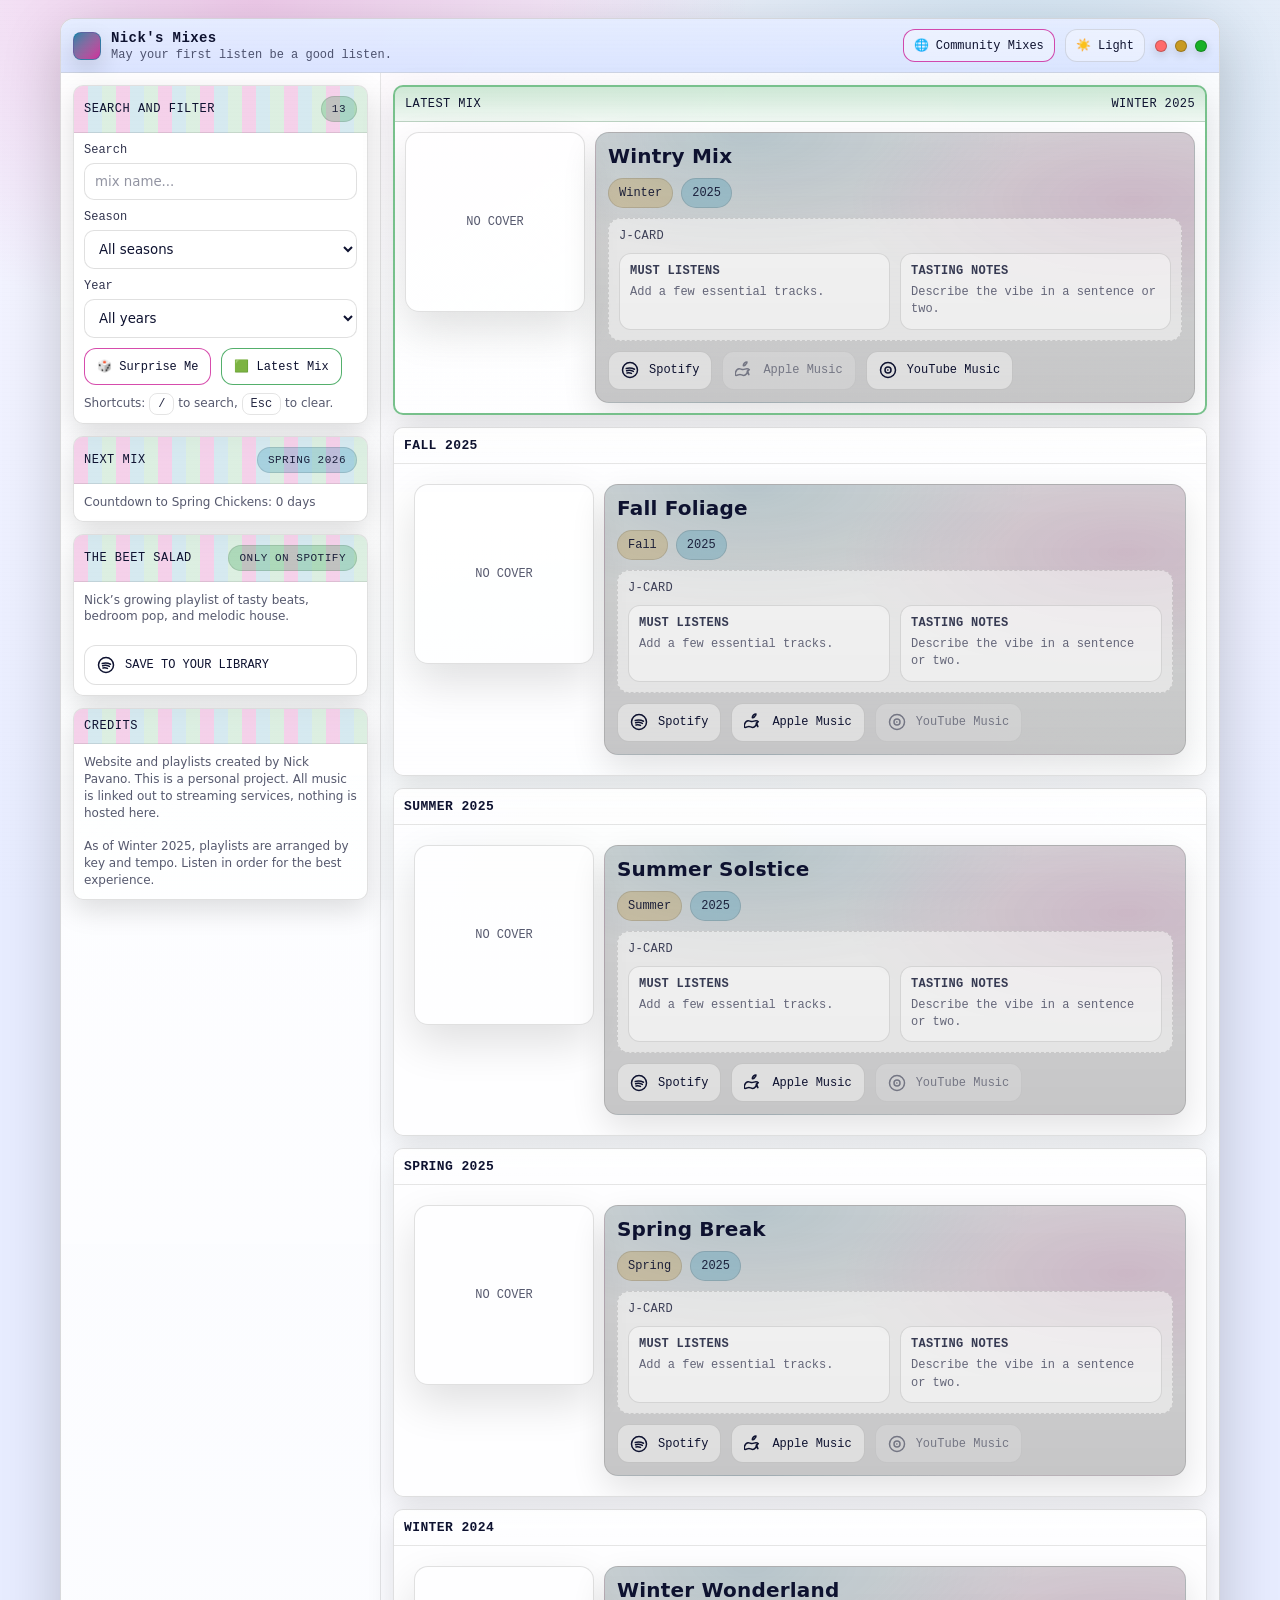
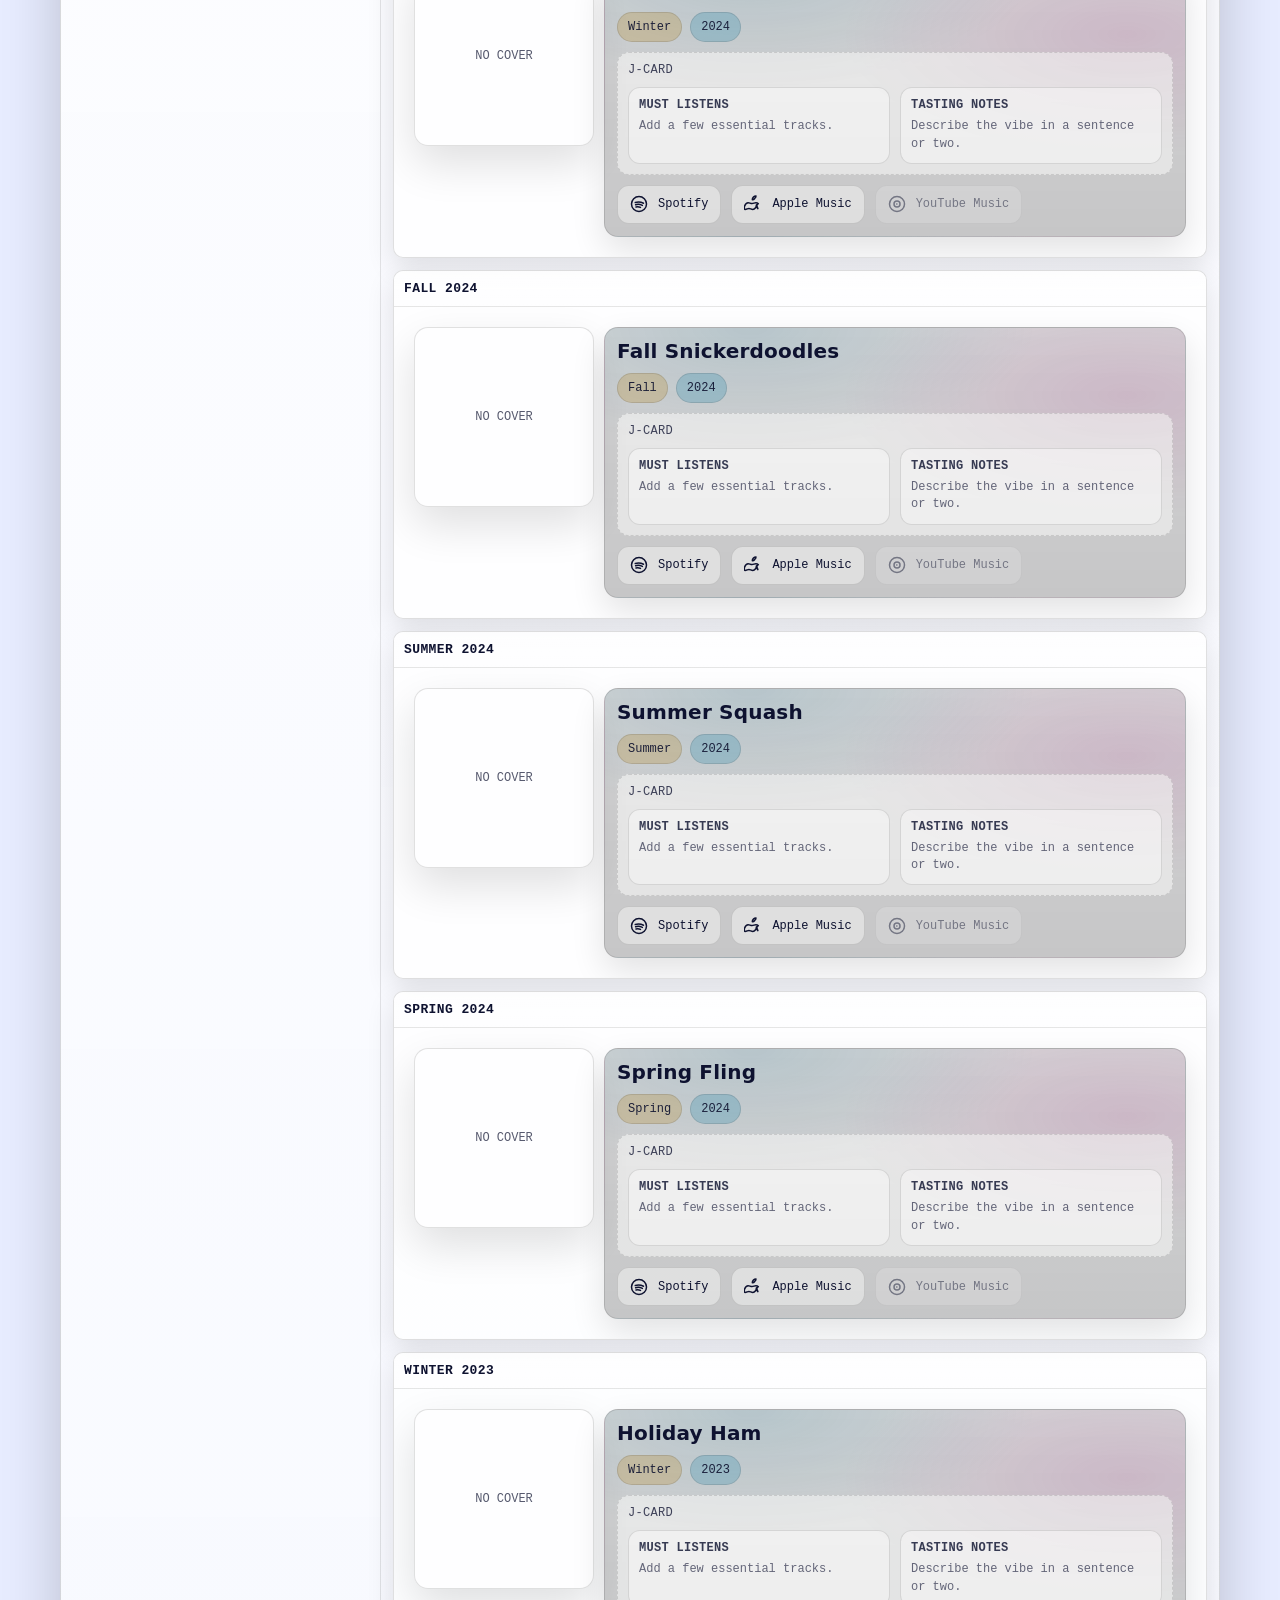
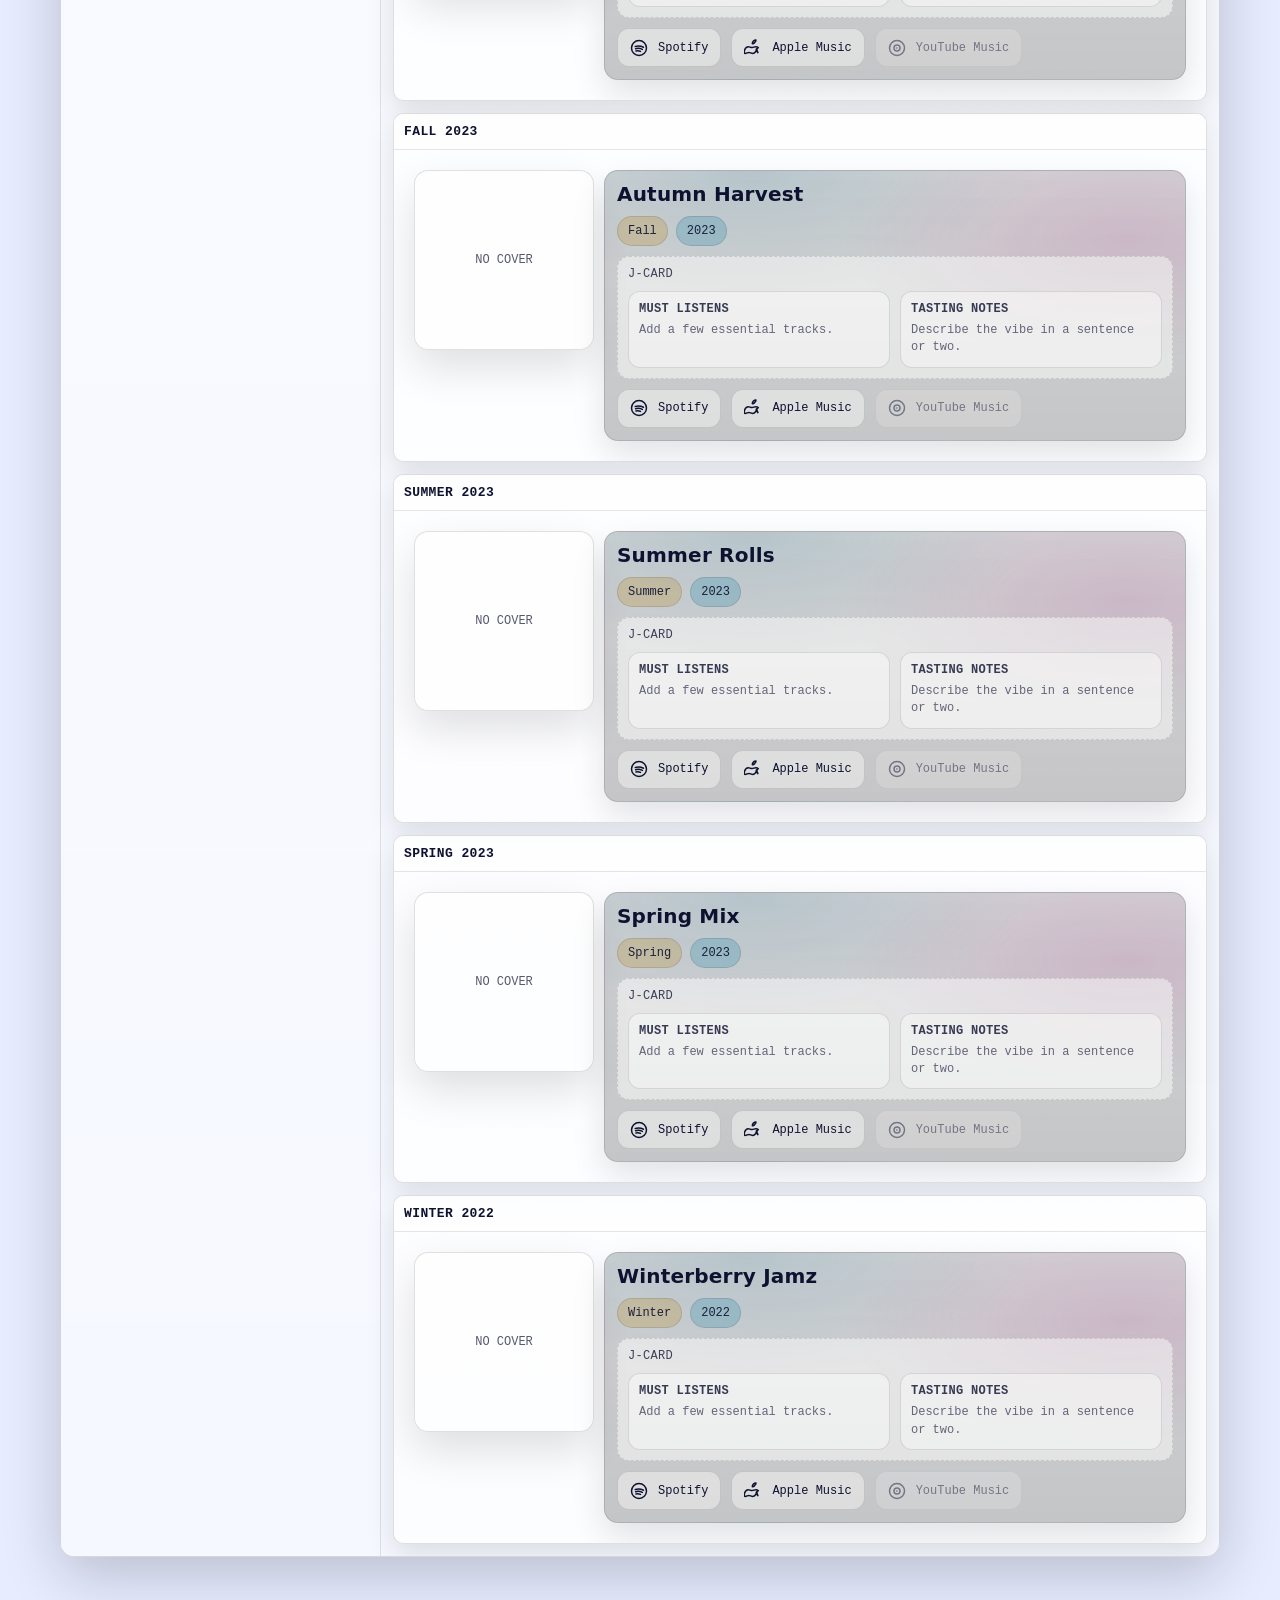
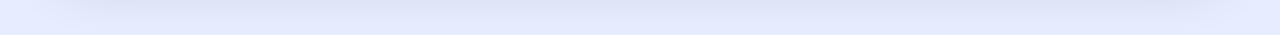
<file: index.html>
<!DOCTYPE html>
<html lang="en">
<head>
  <meta charset="UTF-8" />
  <meta name="viewport" content="width=device-width, initial-scale=1" />
  <title>Nick's Mixes</title>
  <meta name="description" content="A 90s file sharing inspired mixtape playlist library." />

  <style>
    :root{
      --mono: ui-monospace, SFMono-Regular, Menlo, Monaco, Consolas, "Liberation Mono", "Courier New", monospace;
      --sans: ui-sans-serif, system-ui, -apple-system, Segoe UI, Roboto, Arial, sans-serif;
    }

    :root[data-theme="dark"]{
      --bg0:#05050c;
      --bg1:#0b1030;
      --edge:rgba(255,255,255,0.16);
      --txt:#e9ecff;
      --mut:#b9c0ff;
      --hot:#ff4fd8;
      --cyan:#53e7ff;
      --lime:#39ff14;
      --gold:#ffe36e;
      --shadow:rgba(0,0,0,0.55);

      --winA: rgba(17,22,58,0.92);
      --winB: rgba(14,19,51,0.86);
      --sbA: rgba(14,19,51,0.92);
      --sbB: rgba(10,13,36,0.92);
      --barA: rgba(26,34,87,0.95);
      --barB: rgba(18,24,58,0.85);

      --panelBg: rgba(0,0,0,0.18);
      --inputBg: rgba(0,0,0,0.22);

      --scanOpacity: 0.12;
      --scanLine: rgba(255,255,255,0.10);

      --good: var(--lime);
      --teal: var(--cyan);

      --spotify:#1DB954;
      --coral:#ff7f6e;

      --appleHover:#FA3464;
      --youtubeHover:#A80303;
    }

    :root[data-theme="light"]{
      --bg0:#f7f6ff;
      --bg1:#e7ecff;
      --edge:rgba(0,0,0,0.14);
      --txt:#0e1230;
      --mut:#2b3470;
      --hot:#c7008a;
      --cyan:#007aa3;
      --lime:#0a8f2e;
      --gold:#b07a00;
      --shadow:rgba(0,0,0,0.20);

      --winA: rgba(255,255,255,0.86);
      --winB: rgba(248,250,255,0.84);
      --sbA: rgba(255,255,255,0.82);
      --sbB: rgba(245,248,255,0.86);
      --barA: rgba(227,235,255,0.92);
      --barB: rgba(214,225,255,0.88);

      --panelBg: rgba(255,255,255,0.72);
      --inputBg: rgba(255,255,255,0.80);

      --scanOpacity: 0.06;
      --scanLine: rgba(0,0,0,0.08);

      --good: var(--lime);
      --teal: var(--cyan);

      --spotify:#1DB954;
      --coral:#ff6f61;

      --appleHover:#FA3464;
      --youtubeHover:#A80303;
    }

    *{ box-sizing:border-box; }
    html,body{ height:100%; }

    body{
      margin:0;
      color:var(--txt);
      font-family:var(--sans);
      background-color: var(--bg1);
      background-image:
        radial-gradient(900px 600px at 20% 0%, color-mix(in srgb, var(--hot) 18%, transparent), transparent 55%),
        radial-gradient(900px 600px at 80% 10%, color-mix(in srgb, var(--cyan) 18%, transparent), transparent 55%),
        radial-gradient(900px 600px at 50% 100%, color-mix(in srgb, var(--lime) 14%, transparent), transparent 60%),
        linear-gradient(180deg, var(--bg0), var(--bg1));
      background-repeat:no-repeat;
      background-attachment: fixed;
      background-size: cover;
      overflow-x:hidden;
    }

    body::before{
      content:"";
      position:fixed;
      inset:0;
      pointer-events:none;
      opacity: var(--scanOpacity);
      background: repeating-linear-gradient(
        180deg,
        var(--scanLine) 0px,
        var(--scanLine) 1px,
        transparent 2px,
        transparent 4px
      );
      mix-blend-mode: overlay;
    }

    .wrap{
      width:min(1160px, 92vw);
      margin:0 auto;
      padding:18px 0 78px;
    }

    .window{
      border:1px solid var(--edge);
      border-radius:14px;
      background: linear-gradient(180deg, var(--winA), var(--winB));
      box-shadow: 0 18px 60px var(--shadow);
      overflow:hidden;
    }

    .titlebar{
      display:flex;
      align-items:center;
      justify-content:space-between;
      gap:12px;
      padding:10px 12px;
      background: linear-gradient(180deg, var(--barA), var(--barB));
      border-bottom:1px solid color-mix(in srgb, var(--edge) 70%, transparent);
    }

    .titleLeft{
      display:flex;
      align-items:center;
      gap:10px;
      min-width:0;
    }

    .appIcon{
      width:28px;
      height:28px;
      border-radius:8px;
      border:1px solid color-mix(in srgb, var(--cyan) 45%, transparent);
      background:
        linear-gradient(135deg, color-mix(in srgb, var(--cyan) 95%, white), color-mix(in srgb, var(--hot) 85%, white)),
        repeating-linear-gradient(45deg, rgba(0,0,0,0.18) 0 6px, rgba(255,255,255,0.22) 6px 12px);
      box-shadow: 0 10px 25px color-mix(in srgb, var(--shadow) 70%, transparent);
      flex:0 0 auto;
    }

    .appTitle{
      display:grid;
      gap:2px;
      min-width:0;
    }
    .appTitle h1{
      margin:0;
      font-size:14px;
      font-family:var(--mono);
      letter-spacing:0.4px;
      white-space:nowrap;
      overflow:hidden;
      text-overflow:ellipsis;
    }
    .appTitle p{
      margin:0;
      color: color-mix(in srgb, var(--txt) 70%, transparent);
      font-size:12px;
      font-family:var(--mono);
      white-space:nowrap;
      overflow:hidden;
      text-overflow:ellipsis;
    }

    .titleRight{
      display:flex;
      align-items:center;
      gap:10px;
      flex:0 0 auto;
    }

    .winBtns{ display:flex; gap:8px; flex:0 0 auto; }
    .dot{
      width:12px; height:12px;
      border-radius:999px;
      border:1px solid rgba(0,0,0,0.22);
      box-shadow: 0 3px 10px color-mix(in srgb, var(--shadow) 80%, transparent);
    }
    .dot.red{ background: #ff6b6b; }
    .dot.yellow{ background: color-mix(in srgb, var(--gold) 70%, #ffe36e); }
    .dot.green{ background: color-mix(in srgb, var(--lime) 70%, #39ff14); }

    .btn{
      border:1px solid color-mix(in srgb, var(--edge) 80%, transparent);
      background: color-mix(in srgb, var(--panelBg) 50%, transparent);
      color:var(--txt);
      padding:10px 12px;
      border-radius:12px;
      font-family:var(--mono);
      font-size:12px;
      cursor:pointer;
      text-decoration:none;
      display:inline-flex;
      gap:8px;
      align-items:center;
      user-select:none;
      white-space:nowrap;
    }
    .btn:hover{
      border-color: color-mix(in srgb, var(--hot) 55%, transparent);
      text-decoration:none;
    }
    .btn.small{ padding:8px 10px; border-radius:12px; font-size:12px; }

    .btn.goodOutline{
      border-color: color-mix(in srgb, var(--lime) 70%, transparent);
      background: color-mix(in srgb, var(--panelBg) 50%, transparent);
      box-shadow:none;
    }
    .btn.goodOutline:hover{ border-color: color-mix(in srgb, var(--lime) 90%, transparent); }

    .btn.purpleOutline{
      border-color: color-mix(in srgb, var(--hot) 70%, transparent);
      background: color-mix(in srgb, var(--panelBg) 50%, transparent);
      box-shadow:none;
    }
    .btn.purpleOutline:hover{ border-color: color-mix(in srgb, var(--hot) 90%, transparent); }

    .btn.tealOutline{ border-color: color-mix(in srgb, var(--teal) 70%, transparent); }
    .btn.tealOutline:hover{ border-color: color-mix(in srgb, var(--teal) 90%, transparent); }

    .content{
      display:grid;
      grid-template-columns: 320px 1fr;
      min-height: 72vh;
    }
    @media (max-width: 980px){ .content{ grid-template-columns: 1fr; } }

    .sidebar{
      border-right:1px solid color-mix(in srgb, var(--edge) 70%, transparent);
      background: linear-gradient(180deg, var(--sbA), var(--sbB));
      padding:12px;
      display:grid;
      gap:12px;
      align-content:start;
    }

    .panel{
      border:1px solid color-mix(in srgb, var(--edge) 85%, transparent);
      border-radius:10px;
      background: var(--panelBg);
      box-shadow: 0 10px 28px color-mix(in srgb, var(--shadow) 65%, transparent);
      overflow:hidden;
    }
    .panelHd{
      padding:10px 10px;
      border-bottom:1px solid color-mix(in srgb, var(--edge) 70%, transparent);
      background:
        repeating-linear-gradient(90deg,
          color-mix(in srgb, var(--hot) 18%, transparent) 0 14px,
          color-mix(in srgb, var(--cyan) 16%, transparent) 14px 28px,
          color-mix(in srgb, var(--lime) 14%, transparent) 28px 42px
        );
      font-family:var(--mono);
      font-size:12px;
      letter-spacing:0.5px;
      text-transform:uppercase;
      display:flex;
      justify-content:space-between;
      gap:10px;
      align-items:center;
    }
    .panelBd{ padding:10px; display:grid; gap:10px; }

    .chip{
      font-family:var(--mono);
      font-size:11px;
      color: color-mix(in srgb, var(--txt) 92%, transparent);
      border-radius:999px;
      padding:6px 10px;
      border:1px solid color-mix(in srgb, var(--edge) 75%, transparent);
      background: color-mix(in srgb, var(--gold) 22%, transparent);
      white-space:nowrap;
    }
    .chip.green{ background: color-mix(in srgb, var(--lime) 22%, transparent); }
    .chip.cyan{ background: color-mix(in srgb, var(--cyan) 22%, transparent); }

    .field{ display:grid; gap:6px; }
    label{
      font-size:12px;
      font-family:var(--mono);
      color: color-mix(in srgb, var(--txt) 85%, transparent);
    }
    input, select{
      width:100%;
      padding:10px 10px;
      border-radius:10px;
      border:1px solid color-mix(in srgb, var(--edge) 85%, transparent);
      background: var(--inputBg);
      color:var(--txt);
      outline:none;
      font-family:var(--sans);
    }
    input::placeholder{ color: color-mix(in srgb, var(--txt) 45%, transparent); }

    .hint{
      font-size:12px;
      color: color-mix(in srgb, var(--txt) 70%, transparent);
      line-height:1.4;
      margin:0;
    }

    .kbd{
      font-family:var(--mono);
      font-size:12px;
      padding:3px 8px;
      border:1px solid color-mix(in srgb, var(--edge) 75%, transparent);
      border-radius:8px;
      background: color-mix(in srgb, var(--panelBg) 55%, transparent);
      color: color-mix(in srgb, var(--txt) 90%, transparent);
      white-space:nowrap;
    }

    .main{ padding:12px; display:grid; gap:12px; align-content:start; }
    .sections{ display:grid; gap:12px; }

    .section{
      border:1px solid color-mix(in srgb, var(--edge) 85%, transparent);
      border-radius:10px;
      background: var(--panelBg);
      box-shadow: 0 10px 28px color-mix(in srgb, var(--shadow) 55%, transparent);
      overflow:hidden;
    }

    .sectionHd{
      padding:10px 10px;
      border-bottom:1px solid color-mix(in srgb, var(--edge) 70%, transparent);
      background: linear-gradient(180deg,
        color-mix(in srgb, var(--panelBg) 85%, transparent),
        color-mix(in srgb, var(--panelBg) 55%, transparent)
      );
      display:flex;
      flex-wrap:wrap;
      gap:10px;
      align-items:center;
      justify-content:space-between;
    }
    .sectionHd h2{
      margin:0;
      font-family:var(--mono);
      letter-spacing:0.4px;
      font-size:13px;
      text-transform:uppercase;
    }

    .cards{ padding:10px; display:grid; grid-template-columns: 1fr; gap:10px; }

    .latestWrap{
      border:2px solid color-mix(in srgb, var(--lime) 55%, transparent);
      border-radius:10px;
      background: var(--panelBg);
      box-shadow: 0 12px 34px color-mix(in srgb, var(--shadow) 60%, transparent);
      overflow:hidden;
    }
    .latestHd{
      padding:10px 10px;
      border-bottom:1px solid color-mix(in srgb, var(--edge) 70%, transparent);
      background: linear-gradient(180deg,
        color-mix(in srgb, var(--lime) 20%, transparent),
        color-mix(in srgb, var(--lime) 6%, transparent)
      );
      display:flex;
      flex-wrap:wrap;
      gap:10px;
      align-items:center;
      justify-content:space-between;
      font-family:var(--mono);
      text-transform:uppercase;
      letter-spacing:0.4px;
      font-size:12px;
    }

    .featureRow{
      padding:10px;
      display:grid;
      gap:10px;
      grid-template-columns: 180px 1fr;
      align-items:start;
      border-radius:14px;
    }
    @media (max-width: 780px){ .featureRow{ grid-template-columns: 1fr; } }

    .featureRow.found{
      outline: 2px solid color-mix(in srgb, var(--hot) 55%, transparent);
      box-shadow:
        0 18px 70px color-mix(in srgb, var(--hot) 22%, transparent),
        0 18px 70px color-mix(in srgb, var(--cyan) 18%, transparent);
      animation: foundPulse 0.925s ease-in-out 0s 2;
    }
    @keyframes foundPulse{
      0%{ transform: translateY(0) scale(1); }
      25%{ transform: translateY(-6px) scale(1.012); }
      50%{ transform: translateY(0) scale(1); }
      75%{ transform: translateY(-3px) scale(1.006); }
      100%{ transform: translateY(0) scale(1); }
    }

    .featureArt{
      width:180px;
      height:180px;
      border-radius: 14px;
      border:1px solid color-mix(in srgb, var(--edge) 85%, transparent);
      background: color-mix(in srgb, var(--panelBg) 65%, transparent);
      overflow:hidden;
      position:relative;
      box-shadow: 0 18px 44px color-mix(in srgb, var(--shadow) 60%, transparent);
      display:grid;
      place-items:center;
    }
    @media (max-width: 780px){
      .featureArt{ width:100%; height:auto; aspect-ratio: 1 / 1; }
    }
    .featureArt img{
      width:100%;
      height:100%;
      object-fit:contain;
      display:block;
      background: color-mix(in srgb, var(--panelBg) 65%, transparent);
      filter: contrast(1.06) saturate(1.10);
    }

    .featureBody{
      border-radius:14px;
      border:1px solid color-mix(in srgb, var(--edge) 85%, transparent);
      background:
        linear-gradient(180deg, rgba(0,0,0,0.16), rgba(0,0,0,0.22)),
        radial-gradient(520px 220px at 25% 0%, color-mix(in srgb, var(--cyan) 14%, transparent), transparent 55%),
        radial-gradient(520px 220px at 90% 25%, color-mix(in srgb, var(--hot) 12%, transparent), transparent 55%);
      padding:12px;
      box-shadow: 0 14px 34px color-mix(in srgb, var(--shadow) 55%, transparent);
      display:flex;
      flex-direction:column;
      gap:10px;
      position:relative;
      overflow:hidden;
      min-width:0;
    }

    .mixTitle{
      position:relative;
      margin:0;
      font-size:20px;
      letter-spacing:0.2px;
      line-height:1.15;
      word-break: break-word;
    }

    .mixBadges{
      position:relative;
      display:flex;
      gap:8px;
      flex-wrap:wrap;
      align-items:center;
    }

    .pill{
      font-family:var(--mono);
      font-size:12px;
      color: color-mix(in srgb, var(--txt) 92%, transparent);
      padding:7px 10px;
      border-radius:999px;
      border:1px solid color-mix(in srgb, var(--edge) 75%, transparent);
      white-space:nowrap;
      background: color-mix(in srgb, var(--panelBg) 65%, transparent);
    }
    .pill.season{ background: color-mix(in srgb, var(--gold) 22%, transparent); }
    .pill.year{ background: color-mix(in srgb, var(--cyan) 22%, transparent); }

    .links{
      position:relative;
      display:flex;
      gap:10px;
      flex-wrap:wrap;
      align-items:center;
      margin-top:auto;
    }

    .iconLink{
      height:39px;
      padding:0 12px;
      border-radius:12px;
      border:1px solid color-mix(in srgb, var(--edge) 85%, transparent);
      background: color-mix(in srgb, var(--panelBg) 55%, transparent);
      display:inline-flex;
      align-items:center;
      gap:10px;
      cursor:pointer;
      text-decoration:none;
      color: var(--txt);
      flex:0 0 auto;
      font-family: var(--mono);
      font-size:12px;
      line-height:1;
    }
    .iconLink:hover{ text-decoration:none; }
    .iconLink.spotify:hover{ border-color: color-mix(in srgb, var(--spotify) 75%, transparent); }
    .iconLink.apple:hover{ border-color: color-mix(in srgb, var(--appleHover) 80%, transparent); }
    .iconLink.youtube:hover{ border-color: color-mix(in srgb, var(--youtubeHover) 95%, transparent); }

    .iconLink.disabled{ opacity:0.45; cursor:default; pointer-events:none; }

    .beetBtn{
      width:auto;
      height:auto;
      padding:10px 12px;
      border-radius:12px;
      display:inline-flex;
      gap:10px;
      align-items:center;
      font-family:var(--mono);
      font-size:12px;
      border:1px solid color-mix(in srgb, var(--edge) 85%, transparent);
      background: color-mix(in srgb, var(--panelBg) 55%, transparent);
      color: var(--txt);
      text-decoration:none;
    }
    .beetBtn:hover{ text-decoration:none; border-color: color-mix(in srgb, var(--spotify) 75%, transparent); }
    #beetSaladBtn, #beetSaladBtn:hover, #beetSaladBtn:focus, #beetSaladBtn:active{ text-decoration:none !important; }

    .liner{
      position:relative;
      border:1px dashed color-mix(in srgb, var(--edge) 85%, transparent);
      border-radius:12px;
      background: color-mix(in srgb, var(--panelBg) 65%, transparent);
      overflow:hidden;
      padding:10px;
      display:grid;
      gap:10px;
      min-width:0;
    }
    .linerTitle{
      font-family:var(--mono);
      font-size:12px;
      letter-spacing:0.3px;
      text-transform:uppercase;
      color: color-mix(in srgb, var(--txt) 78%, transparent);
      margin:0;
    }
    .linerGrid{
      display:grid;
      grid-template-columns: 1fr 1fr;
      gap:10px;
    }
    @media (max-width: 780px){ .linerGrid{ grid-template-columns: 1fr; } }
    .jbox{
      border:1px solid color-mix(in srgb, var(--edge) 80%, transparent);
      border-radius:12px;
      background: color-mix(in srgb, var(--panelBg) 55%, transparent);
      padding:10px;
      min-width:0;
    }
    .jbox h4{
      margin:0 0 6px;
      font-family:var(--mono);
      font-size:12px;
      letter-spacing:0.3px;
      text-transform:uppercase;
      color: color-mix(in srgb, var(--txt) 82%, transparent);
    }
    .jbox p{
      margin:0;
      line-height:1.45;
      font-family:var(--mono);
      font-size:12px;
      color: color-mix(in srgb, var(--txt) 62%, transparent);
      word-break: break-word;
    }

    #creditsText{ white-space: pre-line; }

    .toast{
      position:fixed;
      left:50%;
      bottom:18px;
      transform:translateX(-50%);
      background: color-mix(in srgb, var(--txt) 12%, transparent);
      border:1px solid color-mix(in srgb, var(--edge) 85%, transparent);
      color: var(--txt);
      padding:10px 12px;
      border-radius:12px;
      box-shadow: 0 16px 40px color-mix(in srgb, var(--shadow) 70%, transparent);
      font-family:var(--mono);
      font-size:12px;
      display:none;
      z-index:200;
      max-width:min(92vw, 720px);
      backdrop-filter: blur(6px);
    }

    .toTop{
      position:fixed;
      right:16px;
      bottom:16px;
      z-index:250;
      opacity:0;
      pointer-events:none;
      transform: translateY(8px);
      transition: opacity 160ms ease, transform 160ms ease;
    }
    .toTop.show{
      opacity:1;
      pointer-events:auto;
      transform: translateY(0);
    }

    .srOnly{
      position:absolute;
      width:1px;
      height:1px;
      padding:0;
      margin:-1px;
      overflow:hidden;
      clip: rect(0,0,0,0);
      white-space:nowrap;
      border:0;
    }
  </style>
</head>

<body>
  <div class="wrap">
    <div class="window">
      <div class="titlebar">
        <div class="titleLeft">
          <div class="appIcon" aria-hidden="true"></div>
          <div class="appTitle">
            <h1>Nick's Mixes</h1>
            <p>May your first listen be a good listen.</p>
          </div>
        </div>

<div class="titleRight">

  <a href="community.html" class="btn small purpleOutline" title="Community Mixes">
    🌐 Community Mixes
  </a>

  <button class="btn small" id="themeToggle" type="button" aria-label="Toggle light or dark mode">
    🌙 Dark
  </button>

  <div class="winBtns" aria-hidden="true">
    <div class="dot red"></div>
    <div class="dot yellow"></div>
    <div class="dot green"></div>
  </div>

</div>
</div>

      <div class="content">
        <aside class="sidebar">
          <div class="panel">
            <div class="panelHd">
              <span>Search and Filter</span>
              <span id="countChip" class="chip green">0</span>
            </div>
            <div class="panelBd">
              <div class="field">
                <label for="q">Search</label>
                <input id="q" type="text" placeholder="mix name..." autocomplete="off" />
              </div>

              <div class="field">
                <label for="seasonFilter">Season</label>
                <select id="seasonFilter">
                  <option value="">All seasons</option>
                  <option>Winter</option>
                  <option>Spring</option>
                  <option>Summer</option>
                  <option>Fall</option>
                </select>
              </div>

              <div class="field">
                <label for="yearFilter">Year</label>
                <select id="yearFilter">
                  <option value="">All years</option>
                </select>
              </div>

              <div style="display:flex; gap:10px; flex-wrap:wrap">
                <button class="btn purpleOutline" id="surpriseBtn" type="button">🎲 Surprise Me</button>
                <button class="btn goodOutline" id="latestBtn" type="button">🟩 Latest Mix</button>
              </div>

              <p class="hint">
                Shortcuts: <span class="kbd">/</span> to search, <span class="kbd">Esc</span> to clear.
              </p>
            </div>
          </div>

          <div class="panel">
            <div class="panelHd">
              <span>Next Mix</span>
              <span class="chip cyan" id="nextUpChip">Spring 2026</span>
            </div>
            <div class="panelBd">
              <p class="hint" id="nextUpLine" style="margin:0"></p>
            </div>
          </div>

          <div class="panel">
            <div class="panelHd">
              <span>THE BEET SALAD</span>
              <span class="chip green">ONLY ON SPOTIFY</span>
            </div>
            <div class="panelBd">
              <p class="hint" style="margin:0 0 10px">
                Nick’s growing playlist of tasty beats, bedroom pop, and melodic house.
              </p>

              <a class="beetBtn spotify" id="beetSaladBtn"
                 href="https://open.spotify.com/playlist/4doEPH3QX1inqS7PEYu5bU?si=54f69c99c8774a13&pt=ac316f5c71cd8c7129780a03fc609ce0"
                 target="_blank" rel="noopener" title="Spotify">
                <span class="srOnly">Spotify</span>
                <svg width="18" height="18" viewBox="0 0 24 24" aria-hidden="true">
                  <circle cx="12" cy="12" r="10" fill="none" stroke="currentColor" stroke-width="2"></circle>
                  <path d="M7 10c4-1 8-.5 11 1" fill="none" stroke="currentColor" stroke-width="2" stroke-linecap="round"></path>
                  <path d="M7.5 13c3-1 6-.6 9 .8" fill="none" stroke="currentColor" stroke-width="2" stroke-linecap="round"></path>
                  <path d="M8 16c2-.6 4-.4 6 .5" fill="none" stroke="currentColor" stroke-width="2" stroke-linecap="round"></path>
                </svg>
                <span>SAVE TO YOUR LIBRARY</span>
              </a>
            </div>
          </div>

          <div class="panel">
            <div class="panelHd">
              <span>Credits</span>
              <span></span>
            </div>
            <div class="panelBd">
              <p class="hint" id="creditsText" style="margin:0"></p>
            </div>
          </div>
        </aside>

        <main class="main">
          <div id="latest"></div>
          <div class="sections" id="sections"></div>
        </main>
      </div>
    </div>
  </div>

  <div class="toast" id="toast" role="status" aria-live="polite"></div>

  <div class="toTop" id="toTopWrap">
    <button class="btn tealOutline" id="toTopBtn" type="button" aria-label="Back to top">⬆️ Back to top</button>
  </div>

  <script>
    (function(){
      "use strict";

      const $ = (sel, root = document) => root.querySelector(sel);

      function safeText(s){ return String(s ?? "").trim(); }
      function normalize(s){ return safeText(s).toLowerCase(); }

      function escapeHtml(s){
        return String(s)
          .replaceAll("&","&amp;")
          .replaceAll("<","&lt;")
          .replaceAll(">","&gt;")
          .replaceAll('"',"&quot;")
          .replaceAll("'","&#039;");
      }

      function escapeAttr(s){
        return String(s).replaceAll('"', "&quot;");
      }

      function toast(msg){
        const el = $("#toast");
        el.textContent = msg;
        el.style.display = "block";
        clearTimeout(toast._t);
        toast._t = setTimeout(() => { el.style.display = "none"; }, 1600);
      }

      const THEME_KEY = "mixtape_theme";
      function applyTheme(theme){
        const t = theme === "light" ? "light" : "dark";
        document.documentElement.setAttribute("data-theme", t);
        localStorage.setItem(THEME_KEY, t);
        $("#themeToggle").textContent = t === "light" ? "☀️ Light" : "🌙 Dark";
      }
      function initTheme(){
        const saved = localStorage.getItem(THEME_KEY);
        if(saved === "light" || saved === "dark"){
          applyTheme(saved);
          return;
        }
        const prefersLight = window.matchMedia && window.matchMedia("(prefers-color-scheme: light)").matches;
        applyTheme(prefersLight ? "light" : "dark");
      }

      const creditsCopy =
        "Website and playlists created by Nick Pavano. This is a personal project. All music is linked out to streaming services, nothing is hosted here.\n\n" +
        "As of Winter 2025, playlists are arranged by key and tempo. Listen in order for the best experience.";

      function daysUntil(targetDate){
        const now = new Date();
        const target = new Date(targetDate);
        const ms = target.getTime() - now.getTime();
        const days = Math.ceil(ms / (1000 * 60 * 60 * 24));
        return Math.max(0, days);
      }

      function updateNextMixCountdown(){
        const days = daysUntil("2026-03-21T00:00:00");
        $("#nextUpLine").textContent = "Countdown to Spring Chickens: " + days + " days";
      }

      const library = [
        { title:"Wintry Mix", year:2025, season:"Winter", spotify:"https://open.spotify.com/playlist/00GSrKLaswLCJwALhaGrdT?si=0932d3a1445d4db6", apple:"", youtube:"http://www.youtube.com", notesMustListens:"", notesSounds:"" },
        { title:"Fall Foliage", year:2025, season:"Fall", spotify:"https://open.spotify.com/playlist/1xtXrdiZi9GoCUjoZYPY2d?si=9bea6c5fbc4c4c59", apple:"https://music.apple.com/us/playlist/nicks-fall-foliage-2025/pl.u-aeNZh0MEDg", youtube:"", notesMustListens:"", notesSounds:"" },
        { title:"Summer Solstice", year:2025, season:"Summer", spotify:"https://open.spotify.com/playlist/3BkuFGqCZJyLOxnnY5YWRb?si=86b1eaf4ccae41c8", apple:"https://music.apple.com/us/playlist/nicks-summer-solstice-2025/pl.u-mJm8s75ZEK", youtube:"", notesMustListens:"", notesSounds:"" },
        { title:"Spring Break", year:2025, season:"Spring", spotify:"https://open.spotify.com/playlist/0FcGeB2aVgjhz4L2loLl2H?si=05eb054ceabe43ce", apple:"https://music.apple.com/us/playlist/nicks-spring-break-2025/pl.u-Ddg3TZVrEA", youtube:"", notesMustListens:"", notesSounds:"" },
        { title:"Winter Wonderland", year:2024, season:"Winter", spotify:"https://open.spotify.com/playlist/17SEObfwY3t1lV4qiKiyHJ?si=af702f0eed994097", apple:"https://music.apple.com/us/playlist/nicks-winter-wonderland-2024/pl.u-V9apI5pYV0", youtube:"", notesMustListens:"", notesSounds:"" },
        { title:"Fall Snickerdoodles", year:2024, season:"Fall", spotify:"https://open.spotify.com/playlist/3ovyYk3AwSz6wnN779Byim?si=f90df98997434245", apple:"https://open.spotify.com/playlist/3ovyYk3AwSz6wnN779Byim?si=f90df98997434245", youtube:"", notesMustListens:"", notesSounds:"" },
        { title:"Summer Squash", year:2024, season:"Summer", spotify:"https://open.spotify.com/playlist/67cwvZSimySJnxt2NiRkTn?si=cc13d7f0587a412b", apple:"https://open.spotify.com/playlist/67cwvZSimySJnxt2NiRkTn?si=cc13d7f0587a412b", youtube:"", notesMustListens:"", notesSounds:"" },
        { title:"Spring Fling", year:2024, season:"Spring", spotify:"https://open.spotify.com/playlist/4KrFHgeIcFPmqM0OKzsRIk?si=5883b09a958e4950", apple:"https://music.apple.com/us/playlist/nicks-spring-fling-2024/pl.u-9NVdTqENGD", youtube:"", notesMustListens:"", notesSounds:"" },
        { title:"Holiday Ham", year:2023, season:"Winter", spotify:"https://open.spotify.com/playlist/4hfZspSBh2lBa486nM6JYB?si=f20dc50a294b46f1", apple:"https://music.apple.com/us/playlist/nicks-holiday-ham-2023/pl.u-38qyspDy61", youtube:"", notesMustListens:"", notesSounds:"" },
        { title:"Autumn Harvest", year:2023, season:"Fall", spotify:"https://open.spotify.com/playlist/7IVBY0ZgzxTFIQwTNrCUNq?si=83261c9f3c6d4740", apple:"https://open.spotify.com/playlist/7IVBY0ZgzxTFIQwTNrCUNq?si=83261c9f3c6d4740", youtube:"", notesMustListens:"", notesSounds:"" },
        { title:"Summer Rolls", year:2023, season:"Summer", spotify:"https://open.spotify.com/playlist/2OeaDDad8YiqoylkHiAfVt?si=f5a7388c787e4adb", apple:"https://music.apple.com/us/playlist/nicks-summer-rolls-2023/pl.u-V9X9s5pYV0", youtube:"", notesMustListens:"", notesSounds:"" },
        { title:"Spring Mix", year:2023, season:"Spring", spotify:"https://open.spotify.com/playlist/1PMFU11eR8QyPJm9jiPRTP?si=67d2cffc54b94ac0", apple:"https://open.spotify.com/playlist/1PMFU11eR8QyPJm9jiPRTP?si=67d2cffc54b94ac0", youtube:"", notesMustListens:"", notesSounds:"" },
        { title:"Winterberry Jamz", year:2022, season:"Winter", spotify:"https://open.spotify.com/playlist/00RmlWaUoNBf2f0t8hjYmD?si=19368f6077434af5", apple:"https://music.apple.com/us/playlist/nicks-winterberry-jamz-2022/pl.u-76Myt0X3Lm", youtube:"", notesMustListens:"", notesSounds:"" }
      ];

      const coverCache = new Map();

      async function fetchSpotifyCover(spotifyUrl){
        const url = safeText(spotifyUrl);
        if(!url) return "";
        if(coverCache.has(url)) return coverCache.get(url);

        const oembed = "https://open.spotify.com/oembed?url=" + encodeURIComponent(url);
        try{
          const res = await fetch(oembed, { method: "GET" });
          if(!res.ok) throw new Error("oEmbed fetch failed");
          const data = await res.json();
          const thumb = safeText(data.thumbnail_url);
          coverCache.set(url, thumb);
          return thumb;
        }catch{
          coverCache.set(url, "");
          return "";
        }
      }

      function uniqueYears(items){
        return Array.from(new Set(items.map(x => x.year))).sort((a,b) => b - a);
      }

      function getFilters(){
        const q = normalize($("#q").value);
        const season = safeText($("#seasonFilter").value);
        const yearRaw = safeText($("#yearFilter").value);
        const year = yearRaw ? parseInt(yearRaw, 10) : null;
        return { q, season, year };
      }

      function itemMatchesFilters(it, filters){
        if(filters.season && it.season !== filters.season) return false;
        if(filters.year && it.year !== filters.year) return false;
        if(filters.q){
          const blob = (it.title + " " + it.year + " " + it.season).toLowerCase();
          if(!blob.includes(filters.q)) return false;
        }
        return true;
      }

      function filterItems(items){
        const filters = getFilters();
        return items.filter(it => itemMatchesFilters(it, filters));
      }

      function isFilteringActive(){
        const f = getFilters();
        return Boolean(f.q || f.season || f.year);
      }

      function clearFilters(){
        $("#q").value = "";
        $("#seasonFilter").value = "";
        $("#yearFilter").value = "";
      }

      function slugify(s){
        return normalize(s)
          .replace(/[^a-z0-9]+/g, "_")
          .replace(/(^_|_$)/g, "")
          .slice(0, 70) || "mix";
      }

      function anchorFor(it){
        return "mix_" + slugify(it.season) + "_" + it.year + "_" + slugify(it.title);
      }

      /* NEW: groups are created in the exact order they appear in listForMain */
      function groupSeasonThenYearInEncounterOrder(itemsInDesiredOrder){
        const groups = [];
        const idx = new Map();

        for(const it of itemsInDesiredOrder){
          const key = it.season + "|" + it.year;
          if(!idx.has(key)){
            idx.set(key, groups.length);
            groups.push({ season: it.season, year: it.year, items: [] });
          }
          groups[idx.get(key)].items.push(it);
        }

        return groups;
      }

      function platformSvg(kind){
        if(kind === "spotify"){
          return `
            <svg width="18" height="18" viewBox="0 0 24 24" aria-hidden="true">
              <circle cx="12" cy="12" r="10" fill="none" stroke="currentColor" stroke-width="2"></circle>
              <path d="M7 10c4-1 8-.5 11 1" fill="none" stroke="currentColor" stroke-width="2" stroke-linecap="round"></path>
              <path d="M7.5 13c3-1 6-.6 9 .8" fill="none" stroke="currentColor" stroke-width="2" stroke-linecap="round"></path>
              <path d="M8 16c2-.6 4-.4 6 .5" fill="none" stroke="currentColor" stroke-width="2" stroke-linecap="round"></path>
            </svg>`;
        }
        if(kind === "apple"){
          return `
            <svg width="18" height="18" viewBox="0 0 24 24" aria-hidden="true">
              <path d="M16.5 13.2c0 3-2.2 6-4.7 6-2.2 0-3.5-1.2-5.2-1.2-1.7 0-3 1.2-5.2 1.2C-1 19.2 1 10.2 5.5 10.2c1.8 0 3.2 1.2 5.2 1.2 2 0 3.1-1.2 5.2-1.2 1.1 0 2.4.5 3.2 1.4-2.7 1.6-2.6 5.2-.6 6.6z"
                fill="none" stroke="currentColor" stroke-width="2" stroke-linejoin="round"></path>
              <path d="M14.3 4.6c-.8 1.1-2 1.9-3.2 1.8-.1-1.4.7-2.7 1.5-3.6.8-.9 2.2-1.6 3.4-1.6.1 1.2-.3 2.4-1.7 3.4z"
                fill="none" stroke="currentColor" stroke-width="2" stroke-linejoin="round"></path>
            </svg>`;
        }
        return `
          <svg width="18" height="18" viewBox="0 0 24 24" aria-hidden="true">
            <circle cx="12" cy="12" r="10" fill="none" stroke="currentColor" stroke-width="2"></circle>
            <circle cx="12" cy="12" r="4" fill="none" stroke="currentColor" stroke-width="2"></circle>
            <path d="M11 10.6v2.8l2.6-1.4-2.6-1.4z" fill="currentColor"></path>
          </svg>`;
      }

      function linkOrDisabled(url, title, svg, cls, labelText){
        const u = safeText(url);
        const className = "iconLink " + (cls || "");
        const label = escapeHtml(labelText || title);

        if(u){
          return `<a class="${className}" href="${escapeAttr(u)}" target="_blank" rel="noopener" title="${escapeAttr(title)}">
            <span class="srOnly">${escapeHtml(title)}</span>
            ${svg}
            <span>${label}</span>
          </a>`;
        }

        return `<span class="${className} disabled" title="Coming soon">
          ${svg}
          <span>${label}</span>
        </span>`;
      }

      function linerNotesAlways(it){
        const must = safeText(it.notesMustListens) || "Add a few essential tracks.";
        const tasting = safeText(it.notesSounds) || "Describe the vibe in a sentence or two.";

        return `
          <div class="liner">
            <p class="linerTitle">J-CARD</p>
            <div class="linerGrid">
              <div class="jbox">
                <h4>Must listens</h4>
                <p>${escapeHtml(must)}</p>
              </div>
              <div class="jbox">
                <h4>TASTING NOTES</h4>
                <p>${escapeHtml(tasting)}</p>
              </div>
            </div>
          </div>
        `;
      }

      function renderFeaturedMix(it){
        const img = safeText(it.imageUrl || "");
        const artHtml = img
          ? `<img src="${escapeAttr(img)}" alt="${escapeHtml(it.title)} cover art" loading="lazy" />`
          : `<div style="font-family:var(--mono); font-size:12px; color:color-mix(in srgb, var(--txt) 70%, transparent)">NO COVER</div>`;

        return `
          <div class="featureRow" id="${escapeHtml(anchorFor(it))}">
            <div class="featureArt">${artHtml}</div>
            <div class="featureBody">
              <h3 class="mixTitle">${escapeHtml(it.title)}</h3>
              <div class="mixBadges">
                <span class="pill season">${escapeHtml(it.season)}</span>
                <span class="pill year">${escapeHtml(String(it.year))}</span>
              </div>

              ${linerNotesAlways(it)}

              <div class="links">
                ${linkOrDisabled(it.spotify, "Spotify", platformSvg("spotify"), "spotify", "Spotify")}
                ${linkOrDisabled(it.apple, "Apple Music", platformSvg("apple"), "apple", "Apple Music")}
                ${linkOrDisabled(it.youtube, "YouTube Music", platformSvg("youtube"), "youtube", "YouTube Music")}
              </div>
            </div>
          </div>
        `;
      }

      function renderLatestMix(it){
        return `
          <div class="latestWrap" id="latestWrap">
            <div class="latestHd">
              <span>Latest Mix</span>
              <span>${escapeHtml(it.season)} ${escapeHtml(String(it.year))}</span>
            </div>
            ${renderFeaturedMix(it)}
          </div>
        `;
      }

      async function hydrateCovers(items){
        let changed = false;
        for(const it of items){
          if(safeText(it.imageUrl)) continue;
          if(!safeText(it.spotify)) continue;

          const cover = await fetchSpotifyCover(it.spotify);
          if(cover){
            it.imageUrl = cover;
            changed = true;
          }
        }
        if(changed) render();
      }

      function clearFound(){
        document.querySelectorAll(".featureRow.found").forEach(el => el.classList.remove("found"));
      }

      function jumpToMixById(id){
        const el = document.getElementById(id);
        if(!el) return;

        clearFound();
        el.scrollIntoView({ behavior: "smooth", block: "center" });
        el.classList.add("found");
        setTimeout(() => el.classList.remove("found"), 3100);
      }

      function surpriseMe(){
        const visible = filterItems(library);
        const newestOverall = library[0];
        const pool = visible.filter(it => it !== newestOverall);
        const pickFrom = pool.length ? pool : visible;

        if(!pickFrom.length){
          return toast("No mixes found");
        }

        const pick = pickFrom[Math.floor(Math.random() * pickFrom.length)];
        toast("Found file: " + pick.title);
        jumpToMixById(anchorFor(pick));
      }

      function updateToTopVisibility(){
        const wrap = document.getElementById("toTopWrap");
        const y = window.scrollY || document.documentElement.scrollTop || 0;
        if(y > 220) wrap.classList.add("show");
        else wrap.classList.remove("show");
      }

      function goToLatest(){
        const newestOverall = library[0];
        if(!newestOverall) return;

        if(isFilteringActive()){
          clearFilters();
          render();
        }

        toast("Jumping to latest mix");
        const id = anchorFor(newestOverall);
        setTimeout(() => jumpToMixById(id), 50);
      }

      function render(){
        document.getElementById("countChip").textContent = String(library.length);
        document.getElementById("creditsText").textContent = creditsCopy;
        document.getElementById("nextUpChip").textContent = "Spring 2026";

        updateNextMixCountdown();

        const years = uniqueYears(library);
        const yearFilter = document.getElementById("yearFilter");
        const currentYear = yearFilter.value;
        yearFilter.innerHTML = `<option value="">All years</option>` + years.map(y => `<option>${y}</option>`).join("");
        if(years.includes(parseInt(currentYear,10))) yearFilter.value = currentYear;

        const newestOverall = library[0];

        const filtering = isFilteringActive();
        const filters = getFilters();
        const latestMatches = newestOverall ? itemMatchesFilters(newestOverall, filters) : false;

        const filtered = filterItems(library);

        if(newestOverall && (!filtering || latestMatches)){
          document.getElementById("latest").innerHTML = renderLatestMix(newestOverall);
        }else{
          document.getElementById("latest").innerHTML = "";
        }

        let listForMain = filtered.slice();
        const shouldExcludeLatestFromMain = newestOverall && (!filtering || latestMatches);
        if(shouldExcludeLatestFromMain){
          listForMain = listForMain.filter(it => it !== newestOverall);
        }

        const groups = groupSeasonThenYearInEncounterOrder(listForMain);

        const html = groups.map(g => `
          <div class="section">
            <div class="sectionHd">
              <h2>${escapeHtml(g.season)} ${escapeHtml(String(g.year))}</h2>
            </div>
            <div class="cards">
              ${g.items.map(renderFeaturedMix).join("")}
            </div>
          </div>
        `).join("");

        document.getElementById("sections").innerHTML = html || `
          <div class="section">
            <div class="sectionHd"><h2>No results</h2></div>
            <div class="cards">
              <div class="featureRow">
                <div class="featureArt"><div style="font-family:var(--mono); font-size:12px; color:color-mix(in srgb, var(--txt) 70%, transparent)">EMPTY</div></div>
                <div class="featureBody">
                  <h3 class="mixTitle">Nothing matched</h3>
                  <p class="hint" style="position:relative; margin:0">Clear filters, or add more mixes.</p>
                </div>
              </div>
            </div>
          </div>
        `;

        hydrateCovers(library);
      }

      ["q","seasonFilter","yearFilter"].forEach(id => {
        document.getElementById(id).addEventListener("input", render);
        document.getElementById(id).addEventListener("change", render);
      });

      document.getElementById("surpriseBtn").addEventListener("click", surpriseMe);
      document.getElementById("latestBtn").addEventListener("click", goToLatest);

      document.addEventListener("keydown", (e) => {
        if(e.key === "/"){
          e.preventDefault();
          document.getElementById("q").focus();
        }
        if(e.key === "Escape"){
          clearFilters();
          render();
          toast("Cleared");
        }
      });

      document.getElementById("themeToggle").addEventListener("click", () => {
        const current = document.documentElement.getAttribute("data-theme") || "dark";
        applyTheme(current === "dark" ? "light" : "dark");
      });

      document.getElementById("toTopBtn").addEventListener("click", () => {
        window.scrollTo({ top: 0, behavior: "smooth" });
      });

      window.addEventListener("scroll", updateToTopVisibility, { passive:true });

      initTheme();
      render();
      updateToTopVisibility();

      setInterval(updateNextMixCountdown, 60 * 1000);
    })();
  </script>
</body>
</html>
</file>
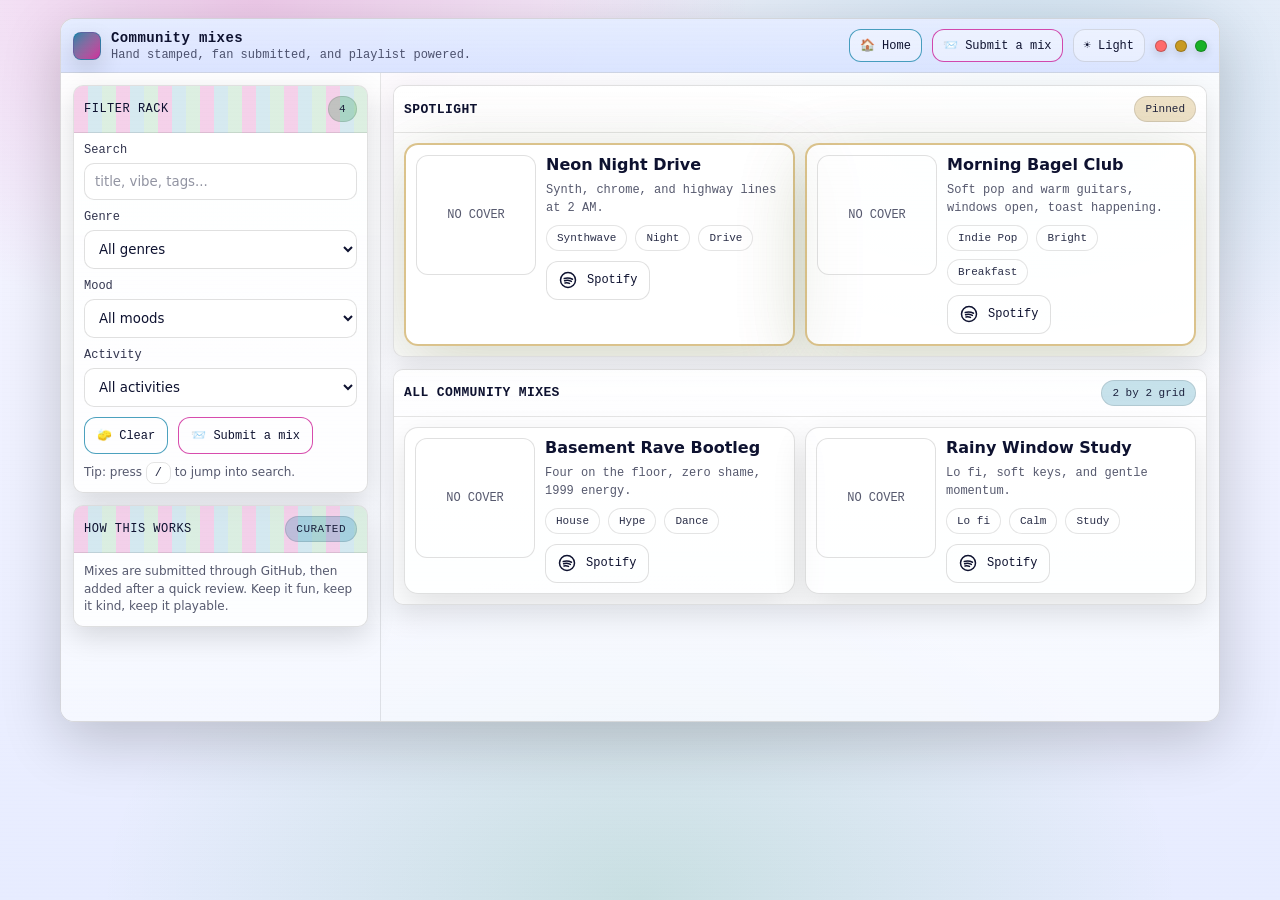
<file: community.html>
<!DOCTYPE html>
<html lang="en">
<head>
  <meta charset="UTF-8" />
  <meta name="viewport" content="width=device-width, initial-scale=1" />
  <title>Community mixes, Nick's Mixes</title>
  <meta name="description" content="Community mixes submitted by listeners." />
  <link rel="stylesheet" href="./assets/css/styles.css" />
</head>

<body>
  <div class="wrap">
    <div class="window">
      <div class="titlebar">
        <div class="titleLeft">
          <div class="appIcon" aria-hidden="true"></div>
          <div class="appTitle">
            <h1>Community mixes</h1>
            <p>Hand stamped, fan submitted, and playlist powered.</p>
          </div>
        </div>

        <div class="titleRight">
          <a class="btn tealOutline small" href="./index.html">🏠 Home</a>
          <a class="btn purpleOutline small" href="./submit.html">📨 Submit a mix</a>
          <button class="btn small" id="themeToggle" type="button" aria-label="Toggle light or dark mode">🌙 Dark</button>

          <div class="winBtns" aria-hidden="true">
            <div class="dot red"></div>
            <div class="dot yellow"></div>
            <div class="dot green"></div>
          </div>
        </div>
      </div>

      <div class="content">
        <aside class="sidebar">
          <div class="panel">
            <div class="panelHd">
              <span>Filter rack</span>
              <span class="chip green" id="communityCount">0</span>
            </div>
            <div class="panelBd">
              <div class="field">
                <label for="cq">Search</label>
                <input id="cq" type="text" placeholder="title, vibe, tags..." autocomplete="off" />
              </div>

              <div class="field">
                <label for="genreFilter">Genre</label>
                <select id="genreFilter">
                  <option value="">All genres</option>
                </select>
              </div>

              <div class="field">
                <label for="moodFilter">Mood</label>
                <select id="moodFilter">
                  <option value="">All moods</option>
                </select>
              </div>

              <div class="field">
                <label for="activityFilter">Activity</label>
                <select id="activityFilter">
                  <option value="">All activities</option>
                </select>
              </div>

              <div style="display:flex; gap:10px; flex-wrap:wrap">
                <button class="btn tealOutline" id="clearCommunityFilters" type="button">🧽 Clear</button>
                <a class="btn purpleOutline" href="./submit.html">📨 Submit a mix</a>
              </div>

              <p class="hint">
                Tip: press <span class="kbd">/</span> to jump into search.
              </p>
            </div>
          </div>

          <div class="panel">
            <div class="panelHd">
              <span>How this works</span>
              <span class="chip cyan">Curated</span>
            </div>
            <div class="panelBd">
              <p class="hint" style="margin:0">
                Mixes are submitted through GitHub, then added after a quick review. Keep it fun, keep it kind, keep it playable.
              </p>
            </div>
          </div>
        </aside>

        <main class="main">
          <div class="section">
            <div class="sectionHd">
              <h2>Spotlight</h2>
              <span class="chip">Pinned</span>
            </div>
            <div class="gridWrap" id="communityFeatured"></div>
          </div>

          <div class="section">
            <div class="sectionHd">
              <h2>All community mixes</h2>
              <span class="chip cyan">2 by 2 grid</span>
            </div>
            <div class="gridWrap" id="communityGrid"></div>
          </div>
        </main>
      </div>
    </div>
  </div>

  <div class="toast" id="toast" role="status" aria-live="polite"></div>

  <div class="toTop" id="toTopWrap">
    <button class="btn tealOutline" id="toTopBtn" type="button" aria-label="Back to top">⬆️ Back to top</button>
  </div>

  <script src="./assets/js/app.js"></script>
  <script>
    window.MixesApp.initCommon();
    window.MixesApp.initCommunityPage();
  </script>
</body>
</html>
</file>
<file: assets/css/styles.css>
:root{
  --mono: ui-monospace, SFMono-Regular, Menlo, Monaco, Consolas, "Liberation Mono", "Courier New", monospace;
  --sans: ui-sans-serif, system-ui, -apple-system, Segoe UI, Roboto, Arial, sans-serif;
}

:root[data-theme="dark"]{
  --bg0:#05050c;
  --bg1:#0b1030;
  --edge:rgba(255,255,255,0.16);
  --txt:#e9ecff;
  --mut:rgba(233,236,255,0.70);
  --hot:#ff4fd8;
  --cyan:#53e7ff;
  --lime:#39ff14;
  --gold:#ffe36e;
  --shadow:rgba(0,0,0,0.55);

  --winA: rgba(17,22,58,0.92);
  --winB: rgba(14,19,51,0.86);
  --sbA: rgba(14,19,51,0.92);
  --sbB: rgba(10,13,36,0.92);
  --barA: rgba(26,34,87,0.95);
  --barB: rgba(18,24,58,0.85);

  --panelBg: rgba(0,0,0,0.18);
  --inputBg: rgba(0,0,0,0.22);

  --scanOpacity: 0.12;
  --scanLine: rgba(255,255,255,0.10);

  --good: var(--lime);
  --teal: var(--cyan);

  --spotify:#1DB954;
  --appleHover:#FA3464;
  --youtubeHover:#A80303;

  --purpleStroke: color-mix(in srgb, var(--hot) 70%, transparent);
  --greenStroke: color-mix(in srgb, var(--good) 70%, transparent);
  --tealStroke: color-mix(in srgb, var(--teal) 70%, transparent);
}

:root[data-theme="light"]{
  --bg0:#f7f6ff;
  --bg1:#e7ecff;
  --edge:rgba(0,0,0,0.14);
  --txt:#0e1230;
  --mut:rgba(14,18,48,0.70);
  --hot:#c7008a;
  --cyan:#007aa3;
  --lime:#0a8f2e;
  --gold:#b07a00;
  --shadow:rgba(0,0,0,0.20);

  --winA: rgba(255,255,255,0.86);
  --winB: rgba(248,250,255,0.84);
  --sbA: rgba(255,255,255,0.82);
  --sbB: rgba(245,248,255,0.86);
  --barA: rgba(227,235,255,0.92);
  --barB: rgba(214,225,255,0.88);

  --panelBg: rgba(255,255,255,0.72);
  --inputBg: rgba(255,255,255,0.80);

  --scanOpacity: 0.06;
  --scanLine: rgba(0,0,0,0.08);

  --good: var(--lime);
  --teal: var(--cyan);

  --spotify:#1DB954;
  --appleHover:#FA3464;
  --youtubeHover:#A80303;

  --purpleStroke: color-mix(in srgb, var(--hot) 70%, transparent);
  --greenStroke: color-mix(in srgb, var(--good) 70%, transparent);
  --tealStroke: color-mix(in srgb, var(--teal) 70%, transparent);
}

*{ box-sizing:border-box; }
html,body{ height:100%; }

body{
  margin:0;
  color:var(--txt);
  font-family:var(--sans);
  background-color: var(--bg1);
  background-image:
    radial-gradient(900px 600px at 20% 0%, color-mix(in srgb, var(--hot) 18%, transparent), transparent 55%),
    radial-gradient(900px 600px at 80% 10%, color-mix(in srgb, var(--cyan) 18%, transparent), transparent 55%),
    radial-gradient(900px 600px at 50% 100%, color-mix(in srgb, var(--lime) 14%, transparent), transparent 60%),
    linear-gradient(180deg, var(--bg0), var(--bg1));
  background-repeat:no-repeat;
  background-attachment: fixed;
  background-size: cover;
  overflow-x:hidden;
}

body::before{
  content:"";
  position:fixed;
  inset:0;
  pointer-events:none;
  opacity: var(--scanOpacity);
  background: repeating-linear-gradient(
    180deg,
    var(--scanLine) 0px,
    var(--scanLine) 1px,
    transparent 2px,
    transparent 4px
  );
  mix-blend-mode: overlay;
}

.wrap{
  width:min(1160px, 92vw);
  margin:0 auto;
  padding:18px 0 78px;
}

.window{
  border:1px solid var(--edge);
  border-radius:14px;
  background: linear-gradient(180deg, var(--winA), var(--winB));
  box-shadow: 0 18px 60px var(--shadow);
  overflow:hidden;
}

.titlebar{
  display:flex;
  align-items:center;
  justify-content:space-between;
  gap:12px;
  padding:10px 12px;
  background: linear-gradient(180deg, var(--barA), var(--barB));
  border-bottom:1px solid color-mix(in srgb, var(--edge) 70%, transparent);
}

.titleLeft{
  display:flex;
  align-items:center;
  gap:10px;
  min-width:0;
}

.appIcon{
  width:28px;
  height:28px;
  border-radius:8px;
  border:1px solid color-mix(in srgb, var(--cyan) 45%, transparent);
  background:
    linear-gradient(135deg, color-mix(in srgb, var(--cyan) 95%, white), color-mix(in srgb, var(--hot) 85%, white)),
    repeating-linear-gradient(45deg, rgba(0,0,0,0.18) 0 6px, rgba(255,255,255,0.22) 6px 12px);
  box-shadow: 0 10px 25px color-mix(in srgb, var(--shadow) 70%, transparent);
  flex:0 0 auto;
}

.appTitle{
  display:grid;
  gap:2px;
  min-width:0;
}
.appTitle h1{
  margin:0;
  font-size:14px;
  font-family:var(--mono);
  letter-spacing:0.4px;
  white-space:nowrap;
  overflow:hidden;
  text-overflow:ellipsis;
}
.appTitle p{
  margin:0;
  color: var(--mut);
  font-size:12px;
  font-family:var(--mono);
  white-space:nowrap;
  overflow:hidden;
  text-overflow:ellipsis;
}

.titleRight{
  display:flex;
  align-items:center;
  gap:10px;
  flex:0 0 auto;
}

.winBtns{ display:flex; gap:8px; flex:0 0 auto; }
.dot{
  width:12px; height:12px;
  border-radius:999px;
  border:1px solid rgba(0,0,0,0.22);
  box-shadow: 0 3px 10px color-mix(in srgb, var(--shadow) 80%, transparent);
}
.dot.red{ background: #ff6b6b; }
.dot.yellow{ background: color-mix(in srgb, var(--gold) 70%, #ffe36e); }
.dot.green{ background: color-mix(in srgb, var(--lime) 70%, #39ff14); }

.content{
  display:grid;
  grid-template-columns: 320px 1fr;
  min-height: 72vh;
}
@media (max-width: 980px){
  .content{ grid-template-columns: 1fr; }
}

.sidebar{
  border-right:1px solid color-mix(in srgb, var(--edge) 70%, transparent);
  background: linear-gradient(180deg, var(--sbA), var(--sbB));
  padding:12px;
  display:grid;
  gap:12px;
  align-content:start;
}

.main{
  padding:12px;
  display:grid;
  gap:12px;
  align-content:start;
}

.panel{
  border:1px solid color-mix(in srgb, var(--edge) 85%, transparent);
  border-radius:10px;
  background: var(--panelBg);
  box-shadow: 0 10px 28px color-mix(in srgb, var(--shadow) 65%, transparent);
  overflow:hidden;
}

.panelHd{
  padding:10px 10px;
  border-bottom:1px solid color-mix(in srgb, var(--edge) 70%, transparent);
  background:
    repeating-linear-gradient(90deg,
      color-mix(in srgb, var(--hot) 18%, transparent) 0 14px,
      color-mix(in srgb, var(--cyan) 16%, transparent) 14px 28px,
      color-mix(in srgb, var(--lime) 14%, transparent) 28px 42px
    );
  font-family:var(--mono);
  font-size:12px;
  letter-spacing:0.5px;
  text-transform:uppercase;
  display:flex;
  justify-content:space-between;
  gap:10px;
  align-items:center;
}

.panelBd{
  padding:10px;
  display:grid;
  gap:10px;
}

.chip{
  font-family:var(--mono);
  font-size:11px;
  color: color-mix(in srgb, var(--txt) 92%, transparent);
  border-radius:999px;
  padding:6px 10px;
  border:1px solid color-mix(in srgb, var(--edge) 75%, transparent);
  background: color-mix(in srgb, var(--gold) 22%, transparent);
  white-space:nowrap;
}
.chip.green{ background: color-mix(in srgb, var(--lime) 22%, transparent); }
.chip.cyan{ background: color-mix(in srgb, var(--cyan) 22%, transparent); }

.field{ display:grid; gap:6px; }
label{
  font-size:12px;
  font-family:var(--mono);
  color: color-mix(in srgb, var(--txt) 85%, transparent);
}
input, select{
  width:100%;
  padding:10px 10px;
  border-radius:10px;
  border:1px solid color-mix(in srgb, var(--edge) 85%, transparent);
  background: var(--inputBg);
  color:var(--txt);
  outline:none;
  font-family:var(--sans);
}
input::placeholder{ color: color-mix(in srgb, var(--txt) 45%, transparent); }

.hint{
  font-size:12px;
  color: var(--mut);
  line-height:1.45;
  margin:0;
}

.kbd{
  font-family:var(--mono);
  font-size:12px;
  padding:3px 8px;
  border:1px solid color-mix(in srgb, var(--edge) 75%, transparent);
  border-radius:8px;
  background: color-mix(in srgb, var(--panelBg) 55%, transparent);
  color: color-mix(in srgb, var(--txt) 90%, transparent);
  white-space:nowrap;
}

.btn{
  border:1px solid color-mix(in srgb, var(--edge) 80%, transparent);
  background: color-mix(in srgb, var(--panelBg) 50%, transparent);
  color:var(--txt);
  padding:10px 12px;
  border-radius:12px;
  font-family:var(--mono);
  font-size:12px;
  cursor:pointer;
  text-decoration:none;
  display:inline-flex;
  gap:8px;
  align-items:center;
  user-select:none;
  white-space:nowrap;
}
.btn:hover{
  border-color: color-mix(in srgb, var(--hot) 55%, transparent);
  text-decoration:none;
}
.btn.small{ padding:8px 10px; border-radius:12px; font-size:12px; }

.btn.greenOutline{ border-color: var(--greenStroke); }
.btn.greenOutline:hover{ border-color: color-mix(in srgb, var(--good) 92%, transparent); }

.btn.purpleOutline{ border-color: var(--purpleStroke); }
.btn.purpleOutline:hover{ border-color: color-mix(in srgb, var(--hot) 92%, transparent); }

.btn.tealOutline{ border-color: var(--tealStroke); }
.btn.tealOutline:hover{ border-color: color-mix(in srgb, var(--teal) 92%, transparent); }

.section{
  border:1px solid color-mix(in srgb, var(--edge) 85%, transparent);
  border-radius:10px;
  background: var(--panelBg);
  box-shadow: 0 10px 28px color-mix(in srgb, var(--shadow) 55%, transparent);
  overflow:hidden;
}
.sectionHd{
  padding:10px 10px;
  border-bottom:1px solid color-mix(in srgb, var(--edge) 70%, transparent);
  background: linear-gradient(180deg,
    color-mix(in srgb, var(--panelBg) 85%, transparent),
    color-mix(in srgb, var(--panelBg) 55%, transparent)
  );
  display:flex;
  flex-wrap:wrap;
  gap:10px;
  align-items:center;
  justify-content:space-between;
}
.sectionHd h2{
  margin:0;
  font-family:var(--mono);
  letter-spacing:0.4px;
  font-size:13px;
  text-transform:uppercase;
}

.toast{
  position:fixed;
  left:50%;
  bottom:18px;
  transform:translateX(-50%);
  background: color-mix(in srgb, var(--txt) 12%, transparent);
  border:1px solid color-mix(in srgb, var(--edge) 85%, transparent);
  color: var(--txt);
  padding:10px 12px;
  border-radius:12px;
  box-shadow: 0 16px 40px color-mix(in srgb, var(--shadow) 70%, transparent);
  font-family:var(--mono);
  font-size:12px;
  display:none;
  z-index:200;
  max-width:min(92vw, 720px);
  backdrop-filter: blur(6px);
}

.toTop{
  position:fixed;
  right:16px;
  bottom:16px;
  z-index:250;
  opacity:0;
  pointer-events:none;
  transform: translateY(8px);
  transition: opacity 160ms ease, transform 160ms ease;
}
.toTop.show{
  opacity:1;
  pointer-events:auto;
  transform: translateY(0);
}

.srOnly{
  position:absolute;
  width:1px;
  height:1px;
  padding:0;
  margin:-1px;
  overflow:hidden;
  clip: rect(0,0,0,0);
  white-space:nowrap;
  border:0;
}

/* Community cards */

.gridWrap{
  padding:10px;
  display:grid;
  gap:10px;
}

.grid2{
  display:grid;
  gap:10px;
  grid-template-columns: 1fr;
}
@media (min-width: 860px){
  .grid2{
    grid-template-columns: 1fr 1fr;
  }
}

.mixCard{
  border:1px solid color-mix(in srgb, var(--edge) 85%, transparent);
  border-radius:14px;
  background: color-mix(in srgb, var(--panelBg) 70%, transparent);
  overflow:hidden;
  box-shadow: 0 14px 34px color-mix(in srgb, var(--shadow) 55%, transparent);
  display:grid;
  grid-template-columns: 120px 1fr;
  gap:10px;
  padding:10px;
  align-items:start;
}
@media (max-width: 520px){
  .mixCard{ grid-template-columns: 1fr; }
}

.mixArt{
  width:120px;
  height:120px;
  border-radius:12px;
  border:1px solid color-mix(in srgb, var(--edge) 85%, transparent);
  background: color-mix(in srgb, var(--panelBg) 65%, transparent);
  overflow:hidden;
  display:grid;
  place-items:center;
}
@media (max-width: 520px){
  .mixArt{ width:100%; height:auto; aspect-ratio: 1 / 1; }
}
.mixArt img{
  width:100%;
  height:100%;
  object-fit:contain;
  display:block;
  background: color-mix(in srgb, var(--panelBg) 65%, transparent);
}

.mixMeta{
  display:grid;
  gap:8px;
  min-width:0;
}
.mixMeta h3{
  margin:0;
  font-size:16px;
  line-height:1.2;
  word-break: break-word;
}
.mixMeta p{
  margin:0;
  font-family:var(--mono);
  font-size:12px;
  color: var(--mut);
  line-height:1.45;
}

.tagRow{
  display:flex;
  gap:8px;
  flex-wrap:wrap;
  align-items:center;
}
.tag{
  font-family:var(--mono);
  font-size:11px;
  padding:6px 10px;
  border-radius:999px;
  border:1px solid color-mix(in srgb, var(--edge) 75%, transparent);
  background: color-mix(in srgb, var(--panelBg) 55%, transparent);
  color: color-mix(in srgb, var(--txt) 88%, transparent);
}

.cardLinks{
  display:flex;
  gap:10px;
  flex-wrap:wrap;
  margin-top:2px;
}

.iconLink{
  height:39px;
  padding:0 12px;
  border-radius:12px;
  border:1px solid color-mix(in srgb, var(--edge) 85%, transparent);
  background: color-mix(in srgb, var(--panelBg) 55%, transparent);
  display:inline-flex;
  align-items:center;
  gap:10px;
  cursor:pointer;
  text-decoration:none;
  color: var(--txt);
  flex:0 0 auto;
  font-family: var(--mono);
  font-size:12px;
  line-height:1;
}
.iconLink:hover{ text-decoration:none; }
.iconLink.spotify:hover{ border-color: color-mix(in srgb, var(--spotify) 75%, transparent); }

.featurePinned{
  border:2px solid color-mix(in srgb, var(--gold) 45%, transparent);
  box-shadow:
    0 18px 70px color-mix(in srgb, var(--gold) 18%, transparent),
    0 18px 70px color-mix(in srgb, var(--cyan) 12%, transparent);
}
</file>
